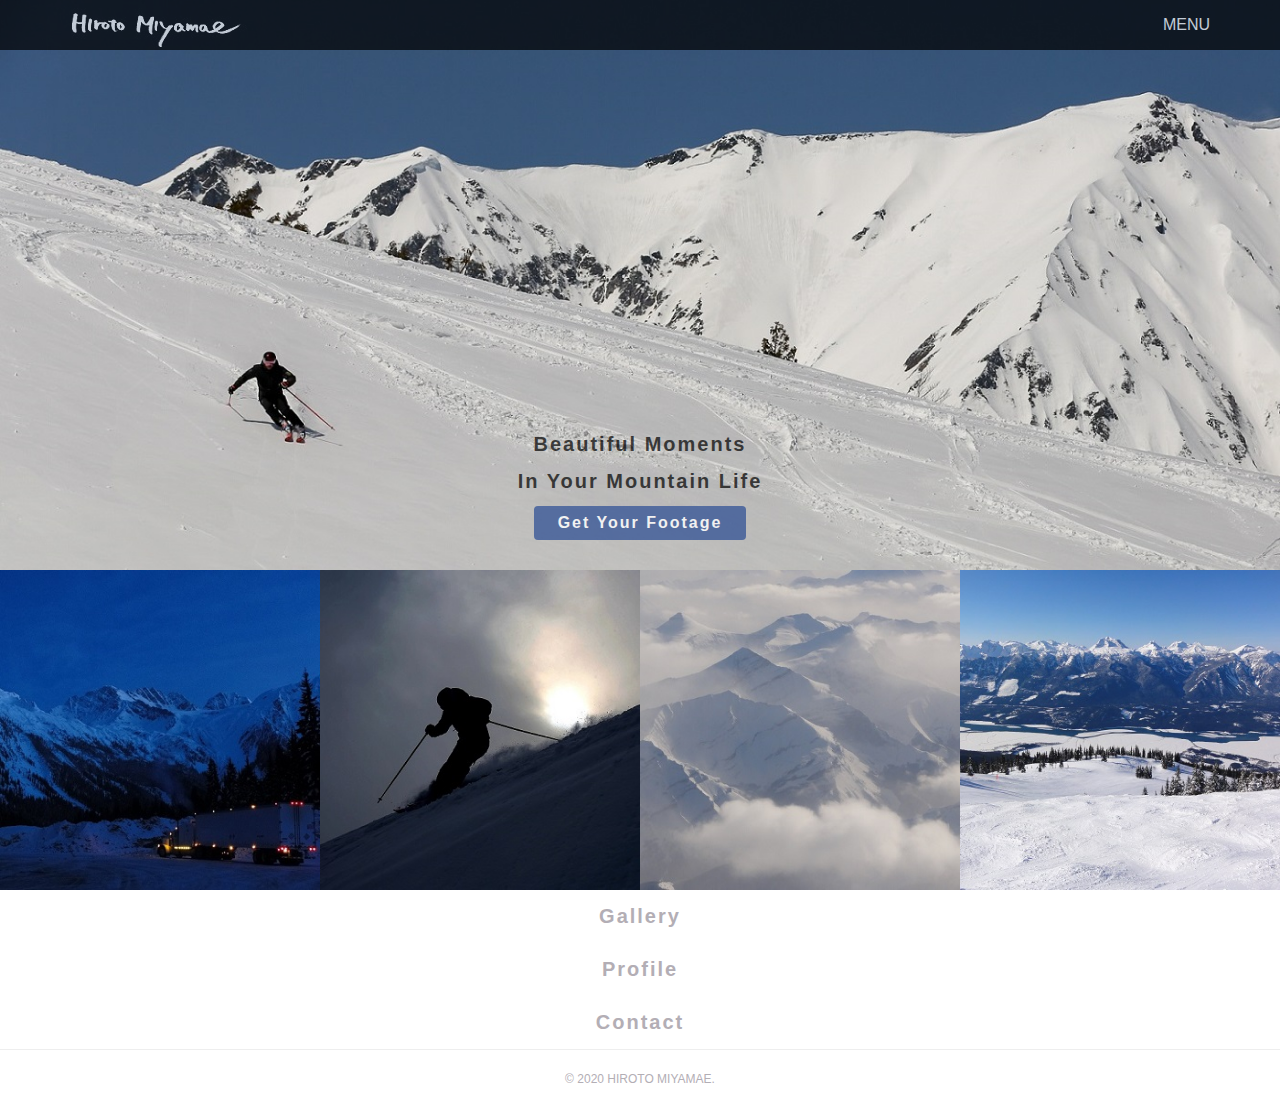
<file: index.html>
<!DOCTYPE html>
<html>
  <head>
    <meta charset="utf-8">
    <meta name="viewport" content="width=device-width, initial-scale=1.0">
    <title>Hiroto Miyamae</title>
    <link rel="stylesheet" href="stylesheet.css">
    <link rel="stylesheet" href="//maxcdn.bootstrapcdn.com/font-awesome/4.5.0/css/font-awesome.min.css">
  </head>
  <body>
    <header>
      <div class="container">
        <div class="header-left">
          <img src="logo.jpg">
        </div>
        <span class="fa fa-bars menu-icon"></span>

        <div class="header-right">
          <a href="#">MENU</a>
        </div>
      </div>
    </header>
    <div class="top-wrapper">
      <div class="container">
        <h1>Beautiful Moments</h1>
        <h1>In Your Mountain Life</h1>
        <div class="btn-wrapper">
          <a href="#" class="btn facebook">Get Your Footage</a>
        </div>
      </div>
    </div>
    <div class="lesson-wrapper">
      <img class="gallery-img" src="gallery1.jpg" style="vertical-align:middle;"><img class="gallery-img" src="gallery2.jpg" style="vertical-align:middle;"><img class="gallery-img" src="gallery3.jpg" style="vertical-align:middle;"><img class="gallery-img" src="gallery4.jpg" style="vertical-align:middle;">
    </div>
    <div class="message-wrapper">
      <div>
        <a class="contact" href="gallery.html" >Gallery</a>
      </div>
      <div>
        <a class="contact" href="#">Profile</a>
      </div>
      <div>
        <a class="contact" href="contact.html">Contact</a>
      </div>
    </div>
    <footer>
      <div class="container">
        <p><font>&copy;</font> 2020 HIROTO MIYAMAE.</p>
      </div>
    </footer>
  </body>
</html>
</file>
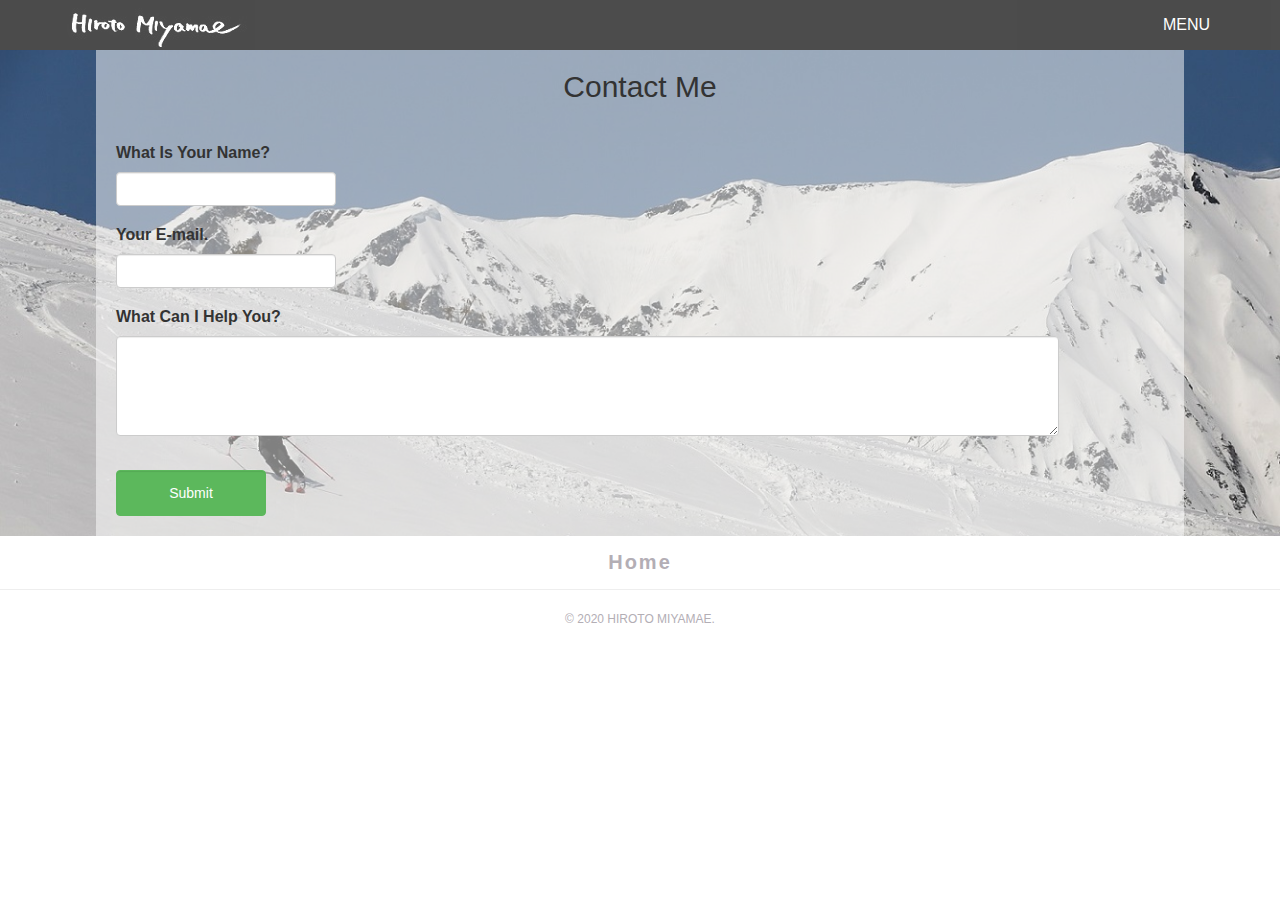
<file: contact.html>
<!DOCTYPE html>
<html>
  <head>
    <meta charset="utf-8">
    <meta name="viewport" content="width=device-width, initial-scale=1.0">
    <title>Hiroto Miyamae</title>
    <link rel="stylesheet" href="stylesheet3.css">
  </head>
  <body>
    <header>
      <div class="container">
        <div class="header-left">
          <img src="logo.jpg">
        </div>
        <span class="fa fa-bars menu-icon"></span>

        <div class="header-right">
          <a href="#">MENU</a>
        </div>
      </div>
    </header>

    <div class="main">
      <div class="contact-form">
        <div class="form-title">Contact Me</div>
        <form method="post" action="sent.html">
          <div class="form-item">What Is Your Name?</div>
          <input type="text" name="name">

          <div class="form-item">Your E-mail.</div>
          <input type="text" name="email">

          <div class="form-item">What Can I Help You?</div>
          <textarea name="body"></textarea>

          <input type="submit" value="Submit">
        </form>
      </div>
    </div>

    <div class="message-wrapper">
      <div>
        <a class="contact" href="index.html" >Home</a>
      </div>
    </div>
    <footer>
      <div class="container">
        <p><font>&copy;</font> 2020 HIROTO MIYAMAE.</p>
      </div>
    </footer>
  </body>
</html>
</file>
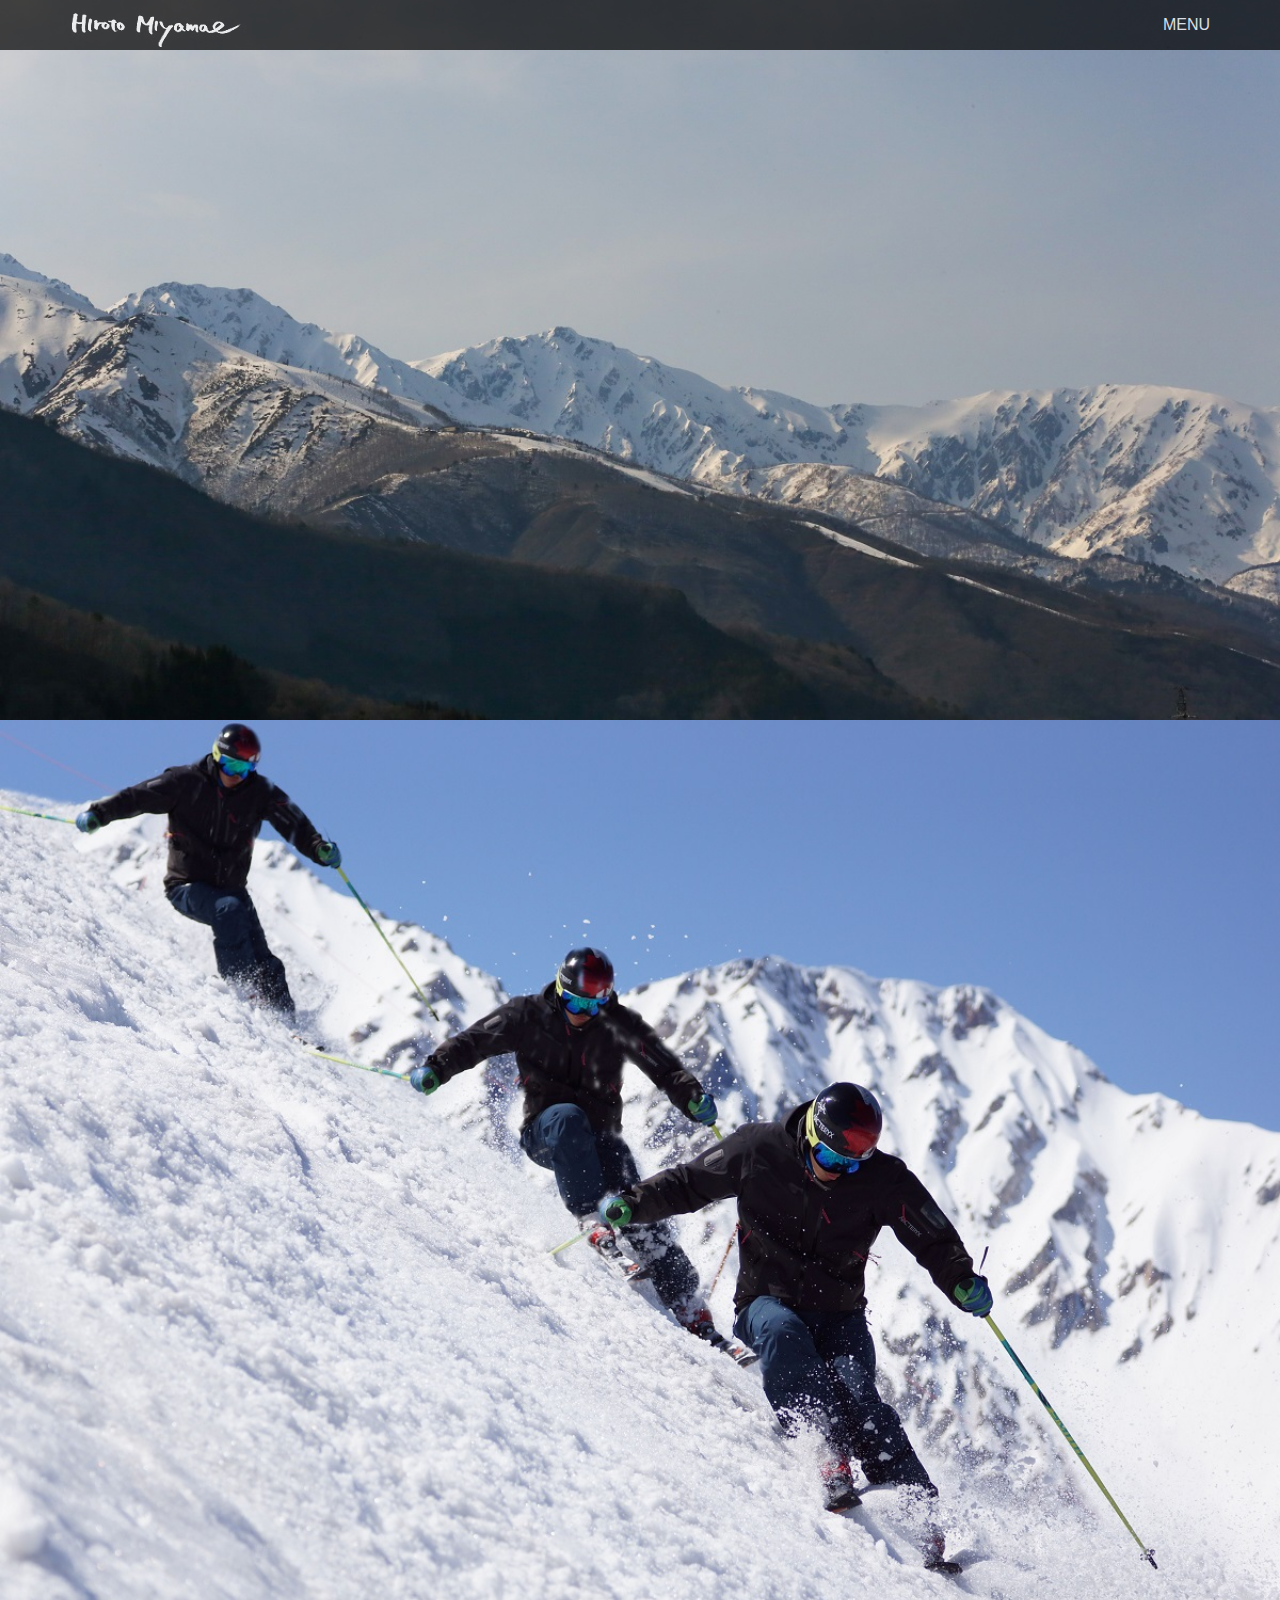
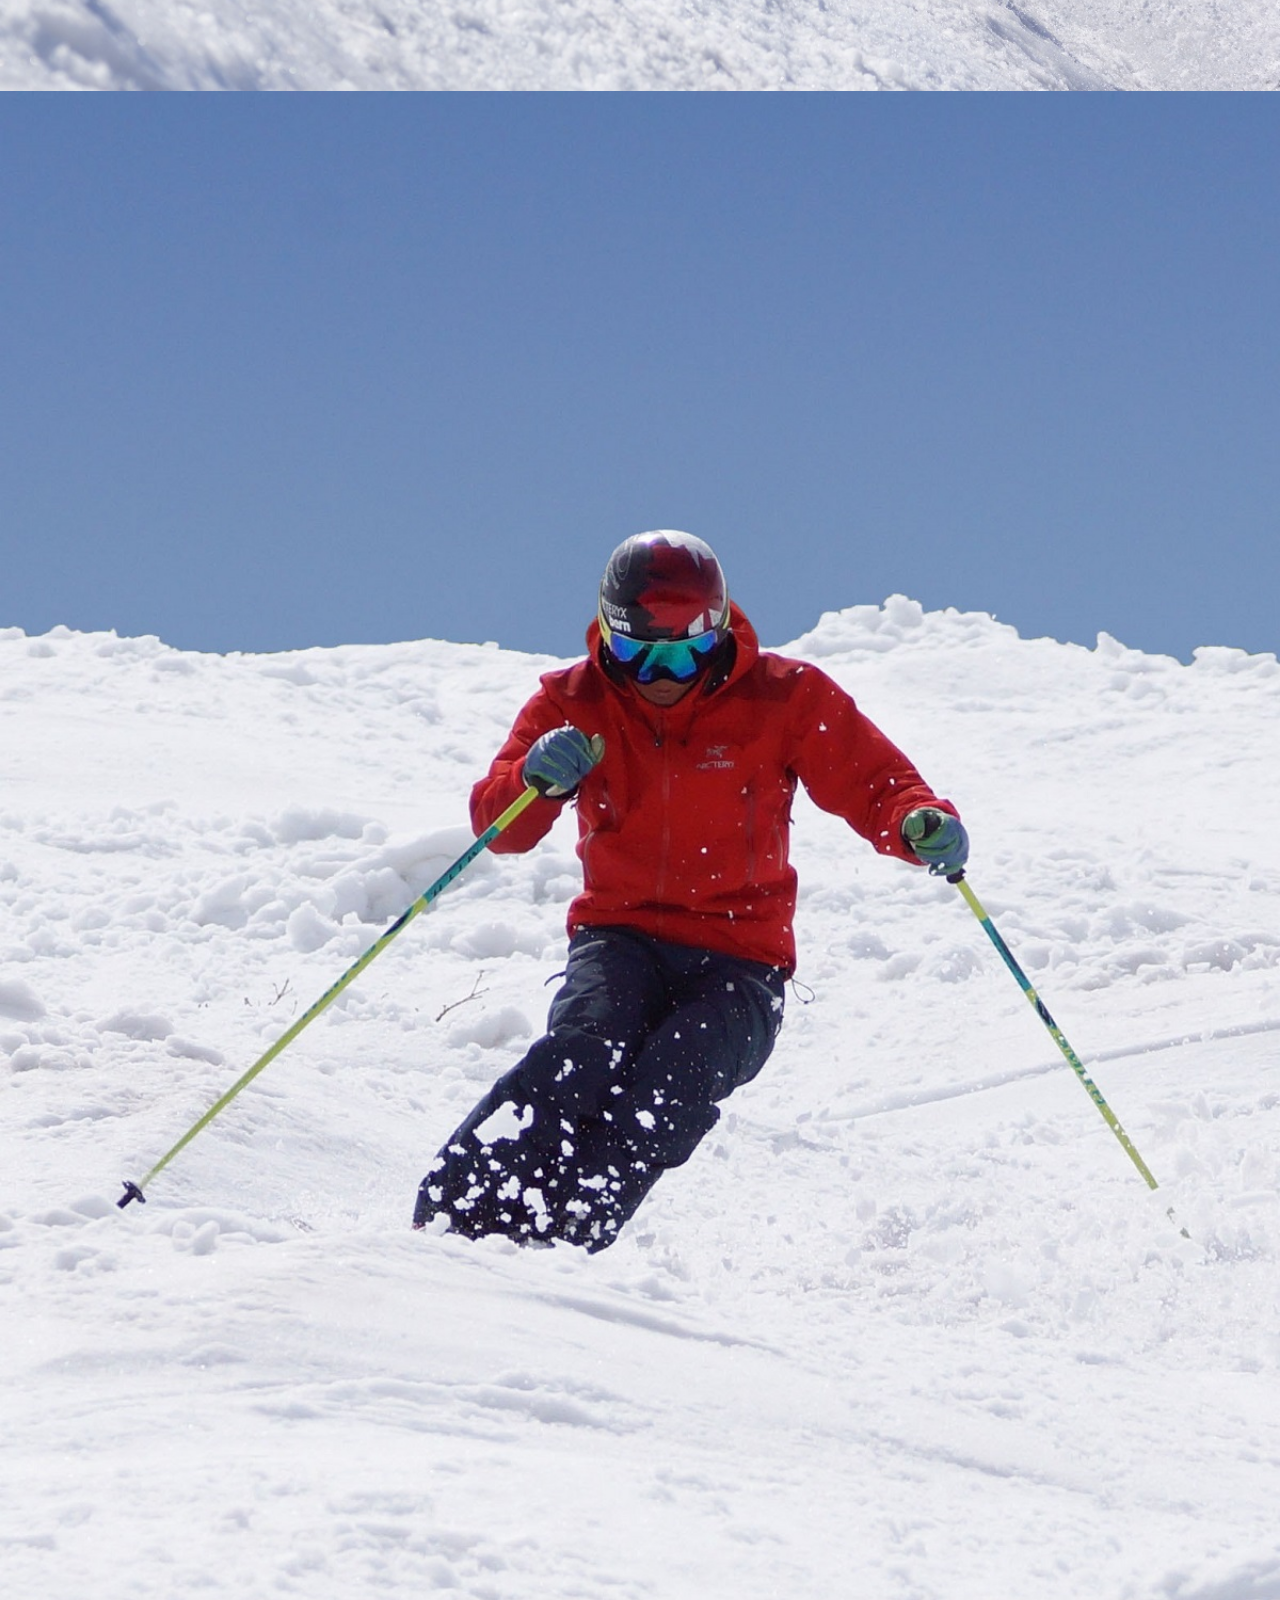
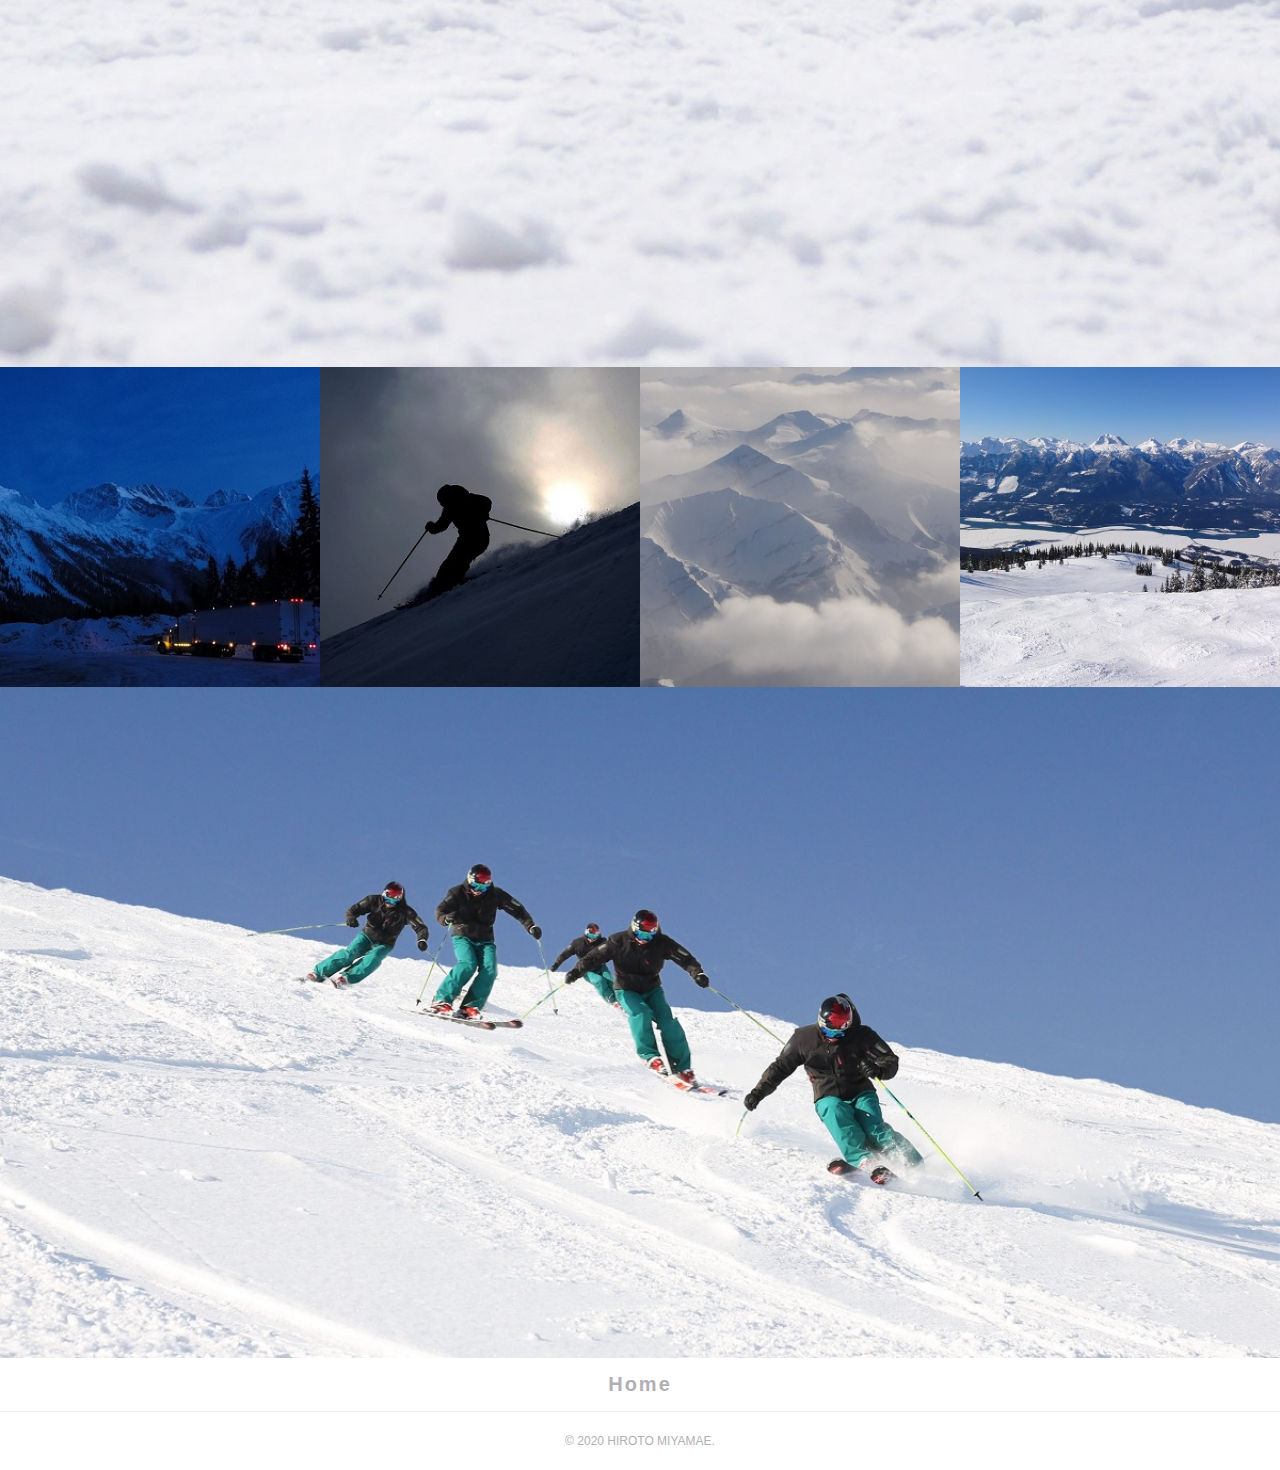
<file: gallery.html>
<!DOCTYPE html>
<html>
  <head>
    <meta charset="utf-8">
    <meta name="viewport" content="width=device-width, initial-scale=1.0">
    <title>Hiroto Miyamae</title>
    <link rel="stylesheet" href="stylesheet2.css">
    <link rel="stylesheet" href="//maxcdn.bootstrapcdn.com/font-awesome/4.5.0/css/font-awesome.min.css">
  </head>
  <body>
    <header>
      <div class="container">
        <div class="header-left">
          <img src="logo.jpg">
        </div>
        <span class="fa fa-bars menu-icon"></span>

        <div class="header-right">
          <a href="#">MENU</a>
        </div>
      </div>
    </header>
    <div class="lesson-wrapper">
      <img class="gb" src="gb1.jpg" style="vertical-align:middle;">
      <img class="gb" src="gb2.jpg" style="vertical-align:middle;">
      <img class="gb" src="gb3.jpg" style="vertical-align:middle;">
      <img class="gallery-img" src="gallery1.jpg" style="vertical-align:middle;"><img class="gallery-img" src="gallery2.jpg" style="vertical-align:middle;"><img class="gallery-img" src="gallery3.jpg" style="vertical-align:middle;"><img class="gallery-img" src="gallery4.jpg" style="vertical-align:middle;">
      <img class="gb" src="gb4.jpg" style="vertical-align:middle;">
    </div>
    <div class="message-wrapper">
      <div>
        <a class="contact" href="index.html" >Home</a>
      </div>
    </div>
    <footer>
      <div class="container">
        <p><font>&copy;</font> 2020 HIROTO MIYAMAE.</p>
      </div>
    </footer>
  </body>
</html>
</file>
<file: stylesheet.css>
* {
  box-sizing: border-box;
}

body {
  margin: 0;
  font-family: "Hiragino Kaku Gothic ProN", sans-serif;
}

a {
  text-decoration: none;
}

.clear {
  clear: left;
}

.container {
  max-width: 1170px;
  width: 100%;
  margin: 0 auto;
}



.background {
  width:100%;
}

.top-wrapper {
  padding: 420px 0 20px 0;
  background-image: url(5Q4A1830-3.jpg);
  background-size: cover;
  color: black;
  text-align: center;
}

.top-wrapper h1 {
  opacity: 0.7;
  font-size: 20px;
  letter-spacing: 2px;
}

.top-wrapper p {
  opacity: 0.7;
}

.btn-wrapper {
  text-align: center;
  margin: 10px 0;
}


.facebook {
  background-color: #3b5998;
}


.btn {
  padding: 8px 24px;
  color: white;
  display: inline-block;
  opacity: 0.8;
  border-radius: 4px;
  text-align: center;
  font-weight: bold;
  letter-spacing: 2px;
}

.btn:hover {
  opacity: 1;
}

header {
  height: 50px;
  width: 100%;
  background-color: black;
  position :fixed;
  top:0;
  z-index: 10;
  opacity: 0.7;
}

.header-left {
  float: left;
}

.header-right {
  float: right;
}

.header-right a {
  line-height: 50px;
  padding: 0 15px;
  color: white;
  display: block;
  float: left;
  transition: all 0.5s;
}

.header-right a:hover {
  background-color: rgba(255, 255, 255, 0.3);
}


.lesson-wrapper {
  text-align: center;
}

.gallery-img {
  width:25%;
  vertical-align: bottom; 
}

.message-wrapper {
  border-bottom: 1px solid #eee;
  padding-top:20px
  padding-bottom: 20px;
  text-align: center;
}

.contact {
  color: #b3aeb5;
  font-size:20px;
  font-weight: bold;
  padding:15px 0;
  letter-spacing: 2px;
  display:block;
}

footer p {
  color: #b3aeb5;
  font-size: 12px;
  text-align: center;
}

footer {
  padding-top: 10px;
  padding-bottom: 10px;
}

/* スマホ向けレイアウト */
@media(max-width: 670px) {

  .gallery-img {
  width:50%;
  }

}
</file>
<file: stylesheet3.css>
* {
  box-sizing: border-box;
}

body {
  margin: 0;
  font-family: "Hiragino Kaku Gothic ProN", sans-serif;
}

a {
  text-decoration: none;
}

.clear {
  clear: left;
}

.container {
  max-width: 1170px;
  width: 100%;
  margin: 0 auto;
}

header {
  height: 50px;
  width: 100%;
  background-color: black;
  z-index: 10;
  opacity: 0.7;
}

.header-left {
  float: left;
}

.header-right {
  float: right;
}

.header-right a {
  line-height: 50px;
  padding: 0 15px;
  color: white;
  display: block;
  float: left;
  transition: all 0.5s;
}

.header-right a:hover {
  background-color: rgba(255, 255, 255, 0.3);
}

.main {
  background-image: url(5Q4A1830-3.jpg);
  background-size: cover;
}

.contact-form {
  width: 85%;
  margin: 0px auto;
  padding: 20px;
  background-color: rgba(255, 255, 255, 0.5);
  color: #333;
}

.form-title {
  text-align: center;
  margin-bottom: 20px;
  font-size: 30px;
}

.form-item {
  padding: 20px 0 10px 0;
  font-weight: bold;
}

input[type="text"] {
  width: 220px;
  border: 1px solid #ccc;
  border-radius: 4px;
  padding: 6px 12px;
  box-shadow: inset 0 1px 1px rgba(0, 0, 0, .075);
  transition: border-color ease-in-out .15s, box-shadow ease-in-out .15s;
  font-size: 14px;
  line-height: 1.428571429;
  color: #555;
}

input[type="submit"] {
  text-align: center;
  margin-top: 30px;
  width: 150px;
  border: 1px solid #5cb85c;
  border-radius: 4px;
  padding: 12px;
  box-shadow: inset 0 1px 1px rgba(0, 0, 0, .075);
  font-size: 14px;
  line-height: 1.428571429;
  color: white;
  background-color: #5cb85c;
}

textarea {
  width: 90%;
  height: 100px;
  border: 1px solid #ccc;
  border-radius: 4px;
  padding: 6px 12px;
  box-shadow: inset 0 1px 1px rgba(0, 0, 0, .075);
  transition: border-color ease-in-out .15s, box-shadow ease-in-out .15s;
  font-size: 14px;
  line-height: 1.428571429;
  color: #555;
}

.thanks-message {
  margin-top: 50px;
  text-align: center;
  font-size: 24px;
}

.display-contact {
  width: 85%;
  margin: 30px auto;
  padding: 50px;
  background-color: rgba(255, 255, 255, 0.5);
  color: #333;
}


.message-wrapper {
  border-bottom: 1px solid #eee;
  padding-top:20px
  padding-bottom: 20px;
  text-align: center;
}

.contact {
  color: #b3aeb5;
  font-size:20px;
  font-weight: bold;
  padding:15px 0;
  letter-spacing: 2px;
  display:block;
}

footer p {
  color: #b3aeb5;
  font-size: 12px;
  text-align: center;
}

footer {
  padding-top: 10px;
  padding-bottom: 10px;
}

/* スマホ向けレイアウト */
@media(max-width: 670px) {

.main {
  text-align: center;
}

}
</file>
<file: stylesheet2.css>
* {
  box-sizing: border-box;
}

body {
  margin: 0;
  font-family: "Hiragino Kaku Gothic ProN", sans-serif;
}

a {
  text-decoration: none;
}

.clear {
  clear: left;
}

.container {
  max-width: 1170px;
  width: 100%;
  margin: 0 auto;
}

header {
  height: 50px;
  width: 100%;
  background-color: black;
  position :fixed;
  top:0;
  z-index: 10;
  opacity: 0.7;
}

.header-left {
  float: left;
}

.header-right {
  float: right;
}

.header-right a {
  line-height: 50px;
  padding: 0 15px;
  color: white;
  display: block;
  float: left;
  transition: all 0.5s;
}

.header-right a:hover {
  background-color: rgba(255, 255, 255, 0.3);
}


.lesson-wrapper {
  text-align: center;
}

.gallery-img {
  width:25%;
  vertical-align: bottom;
}

.gb {
  width:100%;
}

.message-wrapper {
  border-bottom: 1px solid #eee;
  padding-top:20px
  padding-bottom: 20px;
  text-align: center;
}

.contact {
  color: #b3aeb5;
  font-size:20px;
  font-weight: bold;
  padding:15px 0;
  letter-spacing: 2px;
  display:block;
}

footer p {
  color: #b3aeb5;
  font-size: 12px;
  text-align: center;
}

footer {
  padding-top: 10px;
  padding-bottom: 10px;
}

/* スマホ向けレイアウト */
@media(max-width: 670px) {

  .gallery-img {
  width:50%;
  }

}
</file>
